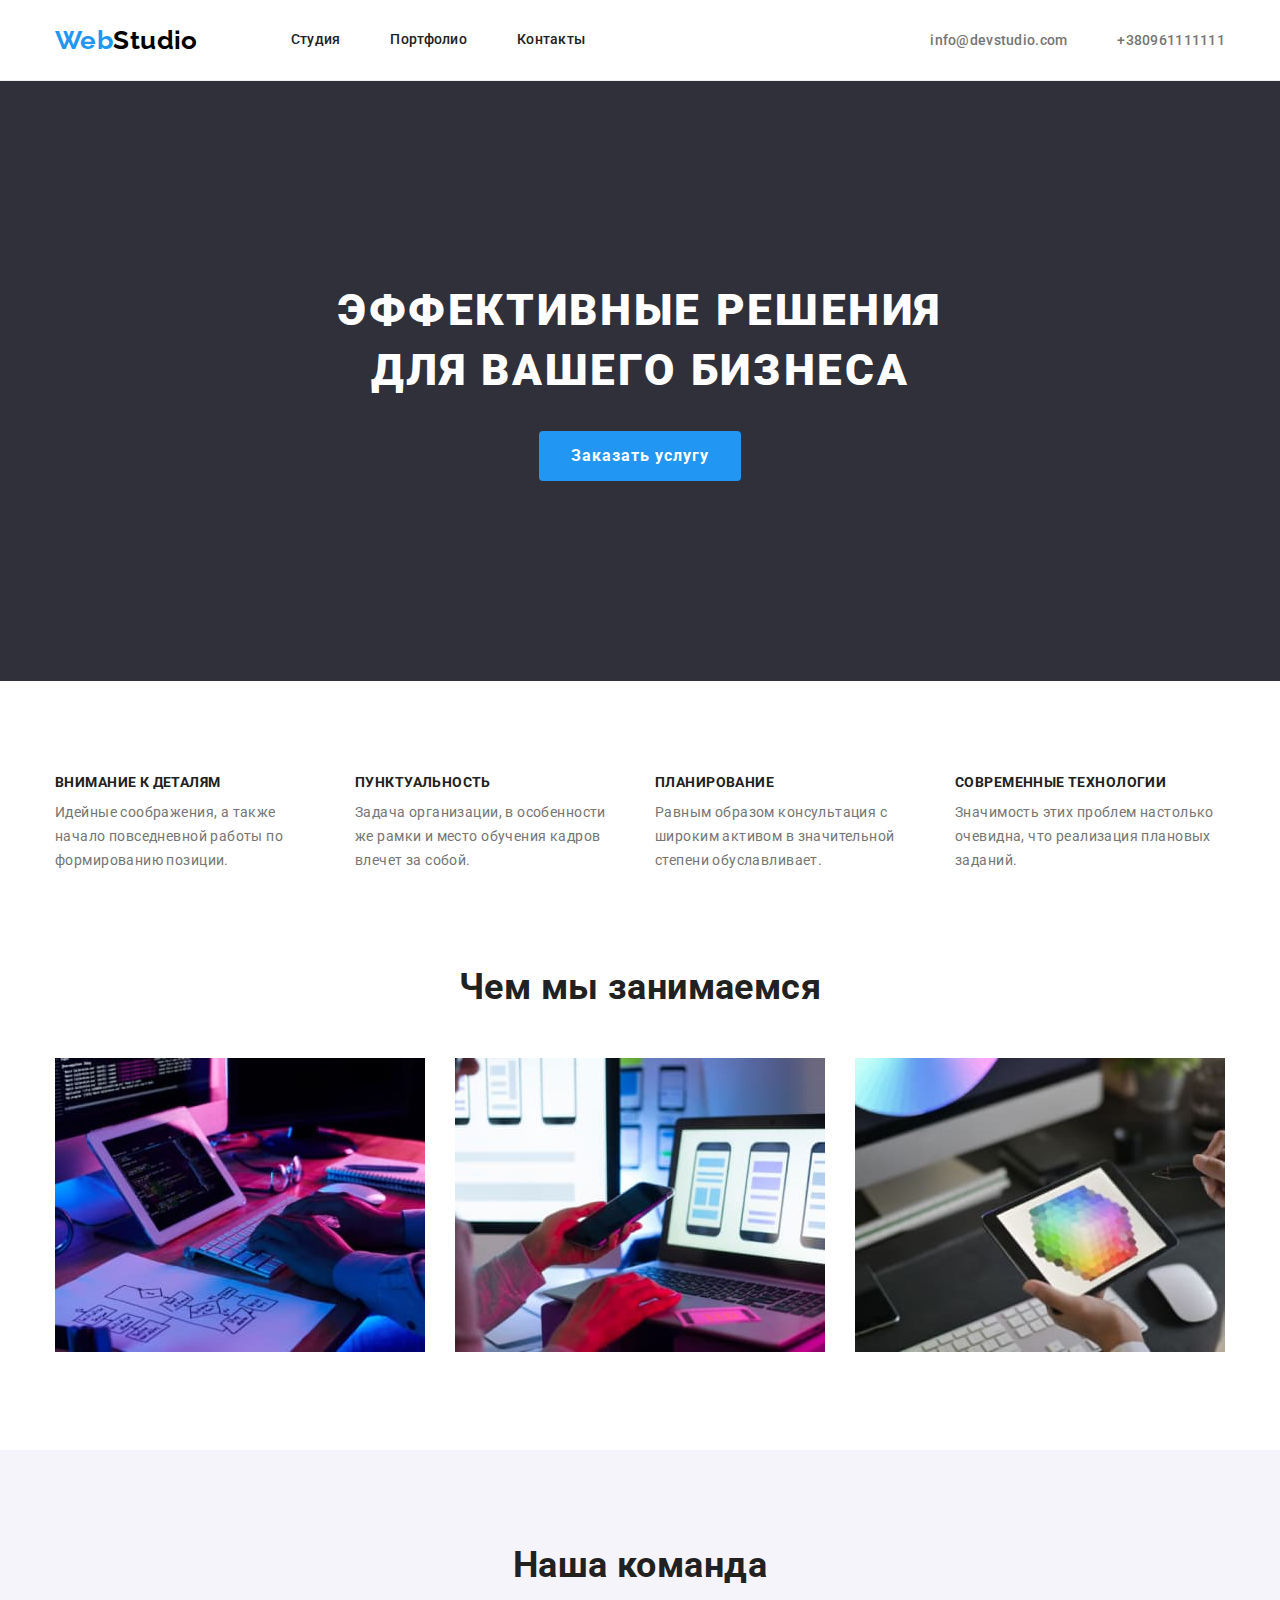
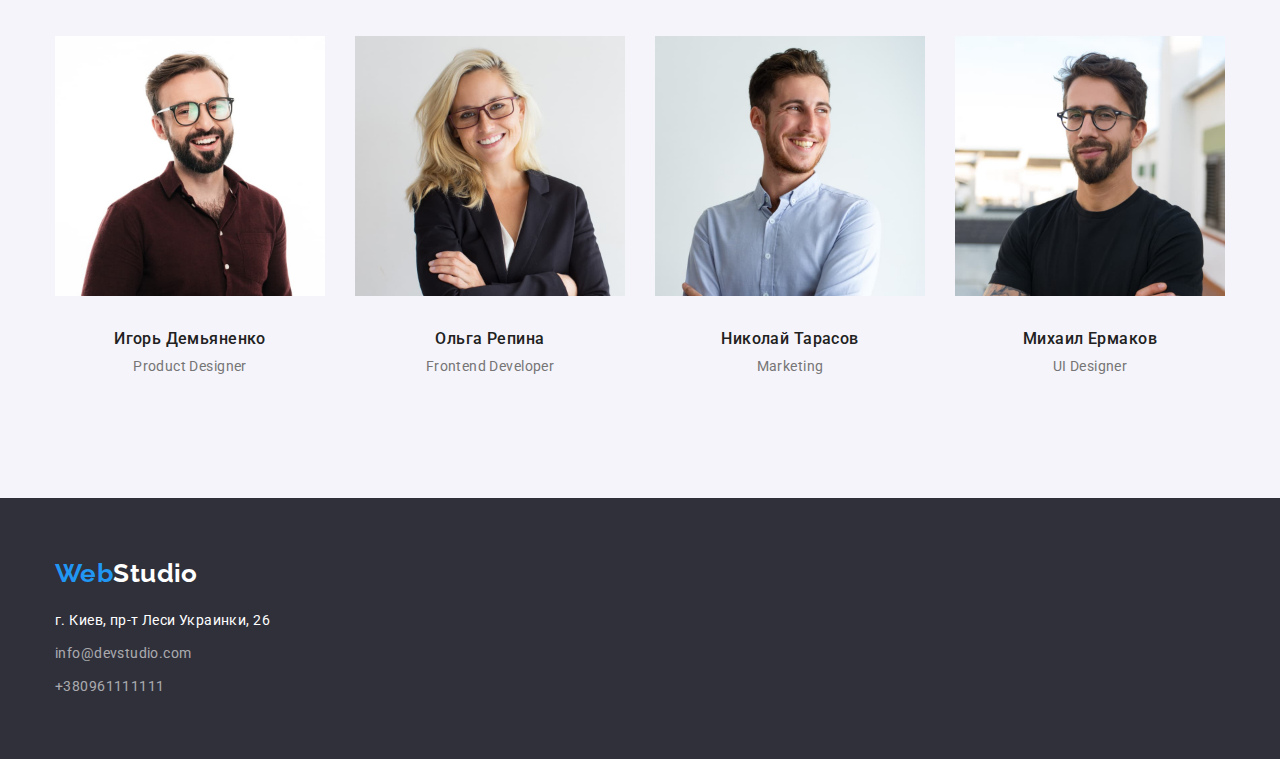
<file: index.html>
<!DOCTYPE html>
<html lang="ru">
<head>
    <meta charset="UTF-8">
    <meta http-equiv="X-UA-Compatible" content="IE=edge">
    <meta name="viewport" content="width=device-width, initial-scale=1.0">
    <title>Вебстудия</title>
    <link rel="stylesheet" href="https://cdnjs.cloudflare.com/ajax/libs/modern-normalize/1.1.0/modern-normalize.min.css">
    <link rel="stylesheet" href="./css/style.css">
    <link href="https://fonts.googleapis.com/css2?family=Raleway:wght@700&family=Roboto:wght@400;500;700;900&display=swap"
        rel="stylesheet">
</head>
<body>
 <header>
    <div class="container header">
    <a href="index.html" class="logo"><span class="logo-text">Web</span>Studio</a>
    <nav class="site-nav">
        <ul class="nav-link">
            <li class="item">
                <a href="index.html" class="link">Студия</a>
            </li>
            <li class="item">
                <a href="portfolio.html" class="link">Портфолио</a>
            </li>
            <li class="item">
                <a href="index.html" class="link">Контакты</a>
            </li>
        </ul>
    </nav>
    <ul class="contact">
        <li class="item">
            <a href="mailto:info@devstudio.com" class="contact-link">info@devstudio.com</a>
        </li>
        <li class="item">
            <a href="tel:+380961111111" class="contact-link">+380961111111</a>
        </li>
    </ul>
    </div>
 </header>
 <main>
    <!--Hero-->
    <section class="section hero">
        <div class="container">
        <h1 class="title">ЭФФЕКТИВНЫЕ РЕШЕНИЯ ДЛЯ ВАШЕГО БИЗНЕСА</h1>
        <button type="button" class="btn-hero">Заказать услугу</button>
        </div>
    </section>
    <!--Advantages-->
    <section class="section advantage">
        <div class="container">
        <h2 class="hidden" >Наши преимущества</h2>
        <ul class="advantage-list"> 
            <li class="item">
                <h3 class="advantage-title">Внимание к деталям</h3>
                <p class="advantage-text">
                    Идейные соображения, а также начало повседневной работы по формированию позиции.
                </p>
            </li>
            <li class="item">
                <h3 class="advantage-title">Пунктуальность</h3>
                <p class="advantage-text">
                    Задача организации, в особенности же рамки и место обучения кадров влечет за собой.
                </p>
            </li>
            <li class="item">
                <h3 class="advantage-title">Планирование</h3>
                <p class="advantage-text">
                    Равным образом консультация с широким активом в значительной степени обуславливает.
                </p>
            </li>
            <li class="item">
                <h3 class="advantage-title">Современные технологии</h3>
                <p class="advantage-text">
                    Значимость этих проблем настолько очевидна, что реализация плановых заданий.
                </p>
            </li>
        </ul>
        </div>
    </section>
    <!--Works-->
    <section class="section works">
        <div class="container">
        <h2 class="works-title">Чем мы занимаемся</h2>
        <ul class="works-list">
            <li class="item">
                <img src="./images/work1.jpg" alt="Набор проэкта"
                width="370" height="294">
            </li>
            <li class="item">
                <img src="./images/work2.jpg" alt="Ноутбук"
                width="370" height="294">
            </li>
            <li class="item">
                <img src="./images/work3.jpg" alt="Планшет"
                width="370" height="294">
            </li>
        </ul>
        </div>
    </section>
    <!--Stuff-->
    <section class="section stuff">
        <div class="container">
        <h2 class="stuff-title">Наша команда</h2>
        <ul class="stuff-list">
            <li class="item">
                <img src="./images/face1.jpg" alt="Игорь Демьяненко" 
                width="270" height="260">
                <div class="stuff-card">
                    <h3 class="stuff-title-name">Игорь Демьяненко</h3>
                    <p lang="en" class="stuff-position">Product Designer</p>
                </div>    
            </li>
            <li class="item">
                <img src="./images/face2.jpg" alt="Ольга Репина" 
                width="270" height="260">
                <div class="stuff-card">
                    <h3 class="stuff-title-name">Ольга Репина</h3>
                    <p lang="en" class="stuff-position">Frontend Developer</p>
                </div>
            </li>
            <li class="item">
                <img src="./images/face3.jpg" alt="Николай Тарасов" 
                width="270" height="260">
                <div class="stuff-card">
                    <h3 class="stuff-title-name">Николай Тарасов</h3>
                    <p lang="en" class="stuff-position">Marketing</p>
                </div>    
            </li>
            <li class="item">
                <img src="./images/face4.jpg" alt="Михаил Ермаков" 
                width="270" height="260">
                <div class="stuff-card">
                    <h3 class="stuff-title-name">Михаил Ермаков</h3>
                    <p lang="en" class="stuff-position">UI Designer</p>
                </div>
            </li>
        </ul>
        </div>
    </section>
 </main>
 <footer class="footer">
    <div class="container">
    <a href="index.html" class="logo-bottom"><span class="logo-text">Web</span>Studio</a>
        <address class="address">
            <p class="address-street">г. Киев, пр-т Леси Украинки, 26</p> 
            <a class="address-link mail" href="mailto:info@devstudio.com">info@devstudio.com</a> 
            <a class="address-link tel" href="tel:+380961111111">+380961111111</a>
        </address>
    </div>    
 </footer>   
</body>
</html>
</file>
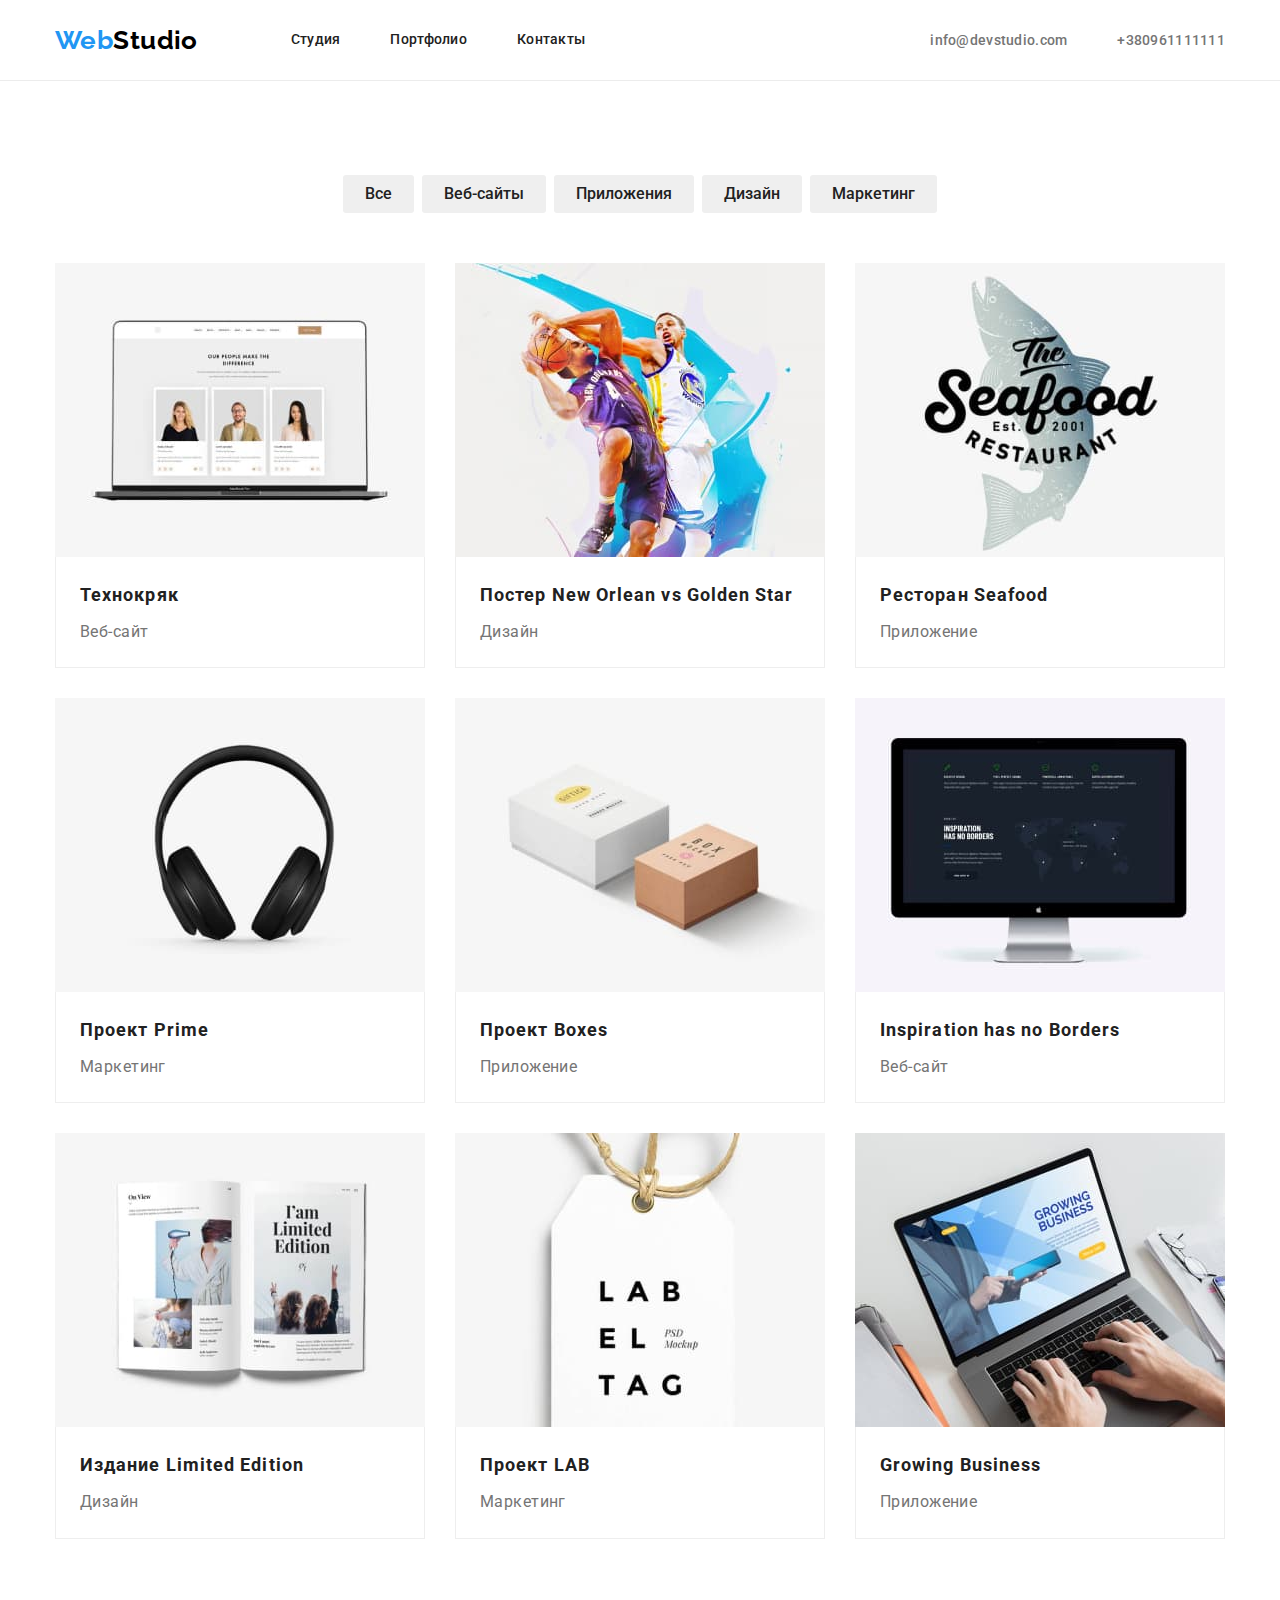
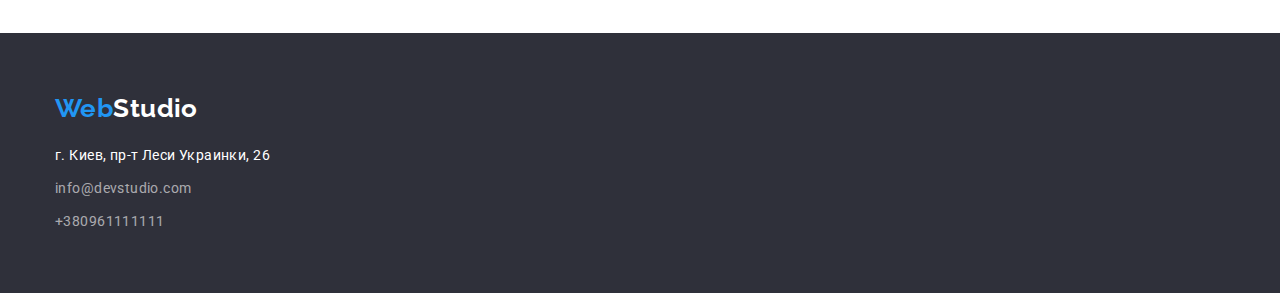
<file: portfolio.html>
<!DOCTYPE html>
<html lang="en">
<head>
    <meta charset="UTF-8">
    <meta http-equiv="X-UA-Compatible" content="IE=edge">
    <meta name="viewport" content="width=device-width, initial-scale=1.0">
    <title>Портфолио</title>
    <link rel="stylesheet" href="https://cdnjs.cloudflare.com/ajax/libs/modern-normalize/1.1.0/modern-normalize.min.css">
    <link rel="stylesheet" href="./css/style.css">
    <link href="https://fonts.googleapis.com/css2?family=Raleway:wght@700&family=Roboto:wght@400;500;700;900&display=swap"
        rel="stylesheet">
</head>
<body>
    <header>
    <div class="container header">
        <a href="index.html" class="logo"><span class="logo-text">Web</span>Studio</a>
        <nav class="site-nav">
            <ul class="nav-link">
                <li class="item">
                    <a href="index.html" class="link">Студия</a>
                </li>
                <li class="item">
                    <a href="portfolio.html" class="link">Портфолио</a>
                </li>
                <li class="item">
                    <a href="index.html" class="link">Контакты</a>
                </li>
            </ul>
        </nav>
        <ul class="contact">
            <li class="item">
                <a href="mailto:info@devstudio.com" class="contact-link">info@devstudio.com</a>
            </li>
            <li class="item">
                <a href="tel:+380961111111" class="contact-link">+380961111111</a>
            </li>
        </ul>
    </div>
    </header>
    <main>
        <section class="section">
            <div class="container">
            <!--Наши работы нужно скрыть-->
            <h1 class="hidden">Наши работы</h1>
            <!--Наши работы-->
            <ul class="filter">
                <li class="item"><button type="button" class="btn-portfolio">Все</button></li>
                <li class="item"><button type="button" class="btn-portfolio">Веб-сайты</button></li>
                <li class="item"><button type="button" class="btn-portfolio">Приложения</button></li>
                <li class="item"><button type="button" class="btn-portfolio">Дизайн</button></li>
                <li class="item"><button type="button" class="btn-portfolio">Маркетинг</button></li>
            </ul>
            <ul class="gallery">
                <li class="item">
                    <img src="./images/portfolio/techno.jpg" alt="ноутбук с сайтом" width="370" height="294">
                    <div class="border">
                        <h2 class="title-portfolio">Технокряк</h2>
                        <p class="text-title-portfolio">Веб-сайт</p>
                    </div>
                </li>
                <li class="item">
                    <img src="./images/portfolio/poster.jpg" alt="два баскетболиста" width="370" height="294">
                    <div class="border">
                        <h2 lang="en" class="title-portfolio">Постер New Orlean vs Golden Star</h2>
                        <p class="text-title-portfolio">Дизайн</p>
                    </div>
                </li>
                <li class="item">
                    <img src="./images/portfolio/seafood.jpg" alt="логотип ресторана" width="370" height="294">
                    <div class="border">
                        <h2 lang="en" class="title-portfolio">Ресторан Seafood</h2>
                        <p class="text-title-portfolio">Приложение</p>
                    </div>
                </li>
                <li class="item">
                    <img src="./images/portfolio/prime.jpg" alt="наушники" width="370" height="294">
                    <div class="border">
                        <h2 lang="en" class="title-portfolio">Проект Prime</h2>
                        <p class="text-title-portfolio">Маркетинг</p>
                    </div>
                </li>
                <li class="item">
                    <img src="./images/portfolio/boxes.jpg" alt="две коробки" width="370" height="294">
                    <div class="border">
                        <h2 lang="en" class="title-portfolio">Проект Boxes</h2>
                        <p class="text-title-portfolio">Приложение</p>
                    </div>
                </li>
                <li class="item">
                    <img src="./images/portfolio/borders.jpg" alt="монитор" width="370" height="294">
                    <div class="border">
                        <h2 lang="en" class="title-portfolio">Inspiration has no Borders</h2>
                        <p class="text-title-portfolio">Веб-сайт</p>
                    </div>
                </li>
                <li class="item">
                    <img src="./images/portfolio/limited.jpg" alt="открытая книга" width="370" height="294">
                    <div class="border">
                        <h2 lang="en" class="title-portfolio">Издание Limited Edition</h2>
                        <p class="text-title-portfolio">Дизайн</p>
                    </div>
                </li>
                <li class="item">
                    <img src="./images/portfolio/lab.jpg" alt="ярлык компании" width="370" height="294">
                    <div class="border">
                        <h2 lang="en" class="title-portfolio">Проект LAB</h2>
                        <p class="text-title-portfolio">Маркетинг</p>
                    </div>
                </li>
                <li class="item">
                    <img src="./images/portfolio/grow.jpg" alt="пользователь с ноутбуком" width="370" height="294">
                    <div class="border">
                        <h2 lang="en" class="title-portfolio">Growing Business</h2>
                        <p class="text-title-portfolio">Приложение</p>
                    </div>
                </li>
            </ul>
            </div>
        </section>
    </main>
    <footer class="footer">
        <div class="container">
            <a href="index.html" class="logo-bottom"><span class="logo-text">Web</span>Studio</a>
            <address class="address">
                <p class="address-street">г. Киев, пр-т Леси Украинки, 26</p>
                <a class="address-link mail" href="mailto:info@devstudio.com">info@devstudio.com</a>
                <a class="address-link tel" href="tel:+380961111111">+380961111111</a>
            </address>
        </div>
    </footer>
</body>
</html>
</file>
<file: css/style.css>
:root {
    --primary-text-color: #757575;
    --title-text-color: #212121;
    --accent-color: #2196F3;
    --hero-color: #ffffff;
}

body {
    font-family: "Roboto", sans-serif;
    color: var(--primary-text-color); 
    letter-spacing: 0.03em;
    font-size: 14px;
    background: var(--hero-color);
}
ul {
    list-style: none;
    padding: 0;
    margin: 0;
}
a {
    text-decoration: none;
}

.container {
    width: 1200px;
    padding-left: 15px;
    padding-right: 15px;
    margin-left: auto;
    margin-right: auto;
}
header {
    border-bottom: 1px solid #ECECEC;
}
.header {
    display: flex;
    align-items: center;
}
.section {
    padding-top: 94px;
    padding-bottom: 94px;
}
/*logo*/
.logo,
.logo-bottom {
    font-family: "Raleway", sans-serif;
    font-weight: 700;
    font-size: 26px;
    line-height: 1.19;
}
.logo {
    color: #000000;
    margin-right: 93px;
}
.logo-text {
    color: var(--accent-color);
}
/*site-nav*/

.link {
    display: block;
    font-weight: 500;
    line-height: 1.14;
    letter-spacing: 0.02em;
    color: var(--title-text-color);
    padding-top: 32px;
    padding-bottom: 32px;
}
.site-nav .link:hover,
.site-nav .link:focus {
    color: var(--accent-color);
}
.nav-link {
    display: flex;   
}

.nav-link .item + .item {
    margin-left: 50px;
}

.contact-link {
font-weight: 500;
line-height: 1.14;
letter-spacing: 0.02em;
color: var(--primary-text-color);
margin-bottom: 200px;
}
.contact .contact-link:hover,
.contact .contact-link:focus {
    color: var(--accent-color);
}

.contact {
    display: flex;
    margin-left: auto;
}
.contact .item + .item {
    margin-left: 50px;
}


/*hero*/
.hero {
    padding-bottom: 200px;
    padding-top: 200px;
    text-align: center;
    letter-spacing: 0.06em;
    color: var(--hero-color);
    /*temporary bcg*/
    background: #2F303A;
}
.title {
    margin-right: auto;
    margin-left: auto;
    width: 696px;
    margin-top: 0;
    margin-bottom: 30px;
    font-weight: 900;
    font-size: 44px;
    line-height: 1.36;
    text-transform: uppercase;
    letter-spacing: 0.06em;
    
}
.btn-hero {
    padding: 10px 32px;
    font-weight: 700;
    font-size: 16px;
    letter-spacing: 0.06em;
    line-height: 1.9;
    align-items: center;
    font-family: inherit;
    color: var(--hero-color);
    background: var(--accent-color);
    border-radius: 4px;
    border: 0;
    cursor: pointer;
}

.btn-hero:hover
.btn-hero:focus {
    background: #188CE8;
}
/*Advantages*/
.hidden {
    display: none;
}
.advantage-list {
    display: flex;
    flex-wrap: wrap;
}

.advantage-list .item {
    width: 270px;
}
.advantage-list .item + .item {
    margin-left: 30px;
}
.advantage-title {
    margin-top: 0;
    margin-bottom: 10px;
    font-size: inherit;
    font-weight: 700;
    line-height: 1.14;
    color: var(--title-text-color);
    text-transform: uppercase;
}
.advantage-text {
    margin-top: 0;
    margin-bottom: 0;
    line-height: 1.7;
}

/*works*/
.works {
    padding-top: 0;
}

.works-title,
.stuff-title {
    font-weight: 700;
    font-size: 36px;
    line-height: 1.17;
    text-align: center;
    color: var(--title-text-color);
}
.works-title {
    margin-top: 0;
    margin-bottom: 50px;
}
.works-list {
    display: flex;
    flex-wrap: wrap;
}
.works-list .item + .item {
    margin-left: 30px;
}
/*stuff*/
.stuff {
    background: #F5F4FA;
}
.stuff-list {
    display: flex;
    flex-wrap: wrap;
}
.stuff-list .item + .item {
    margin-left: 30px;
}
.stuff-title {
    margin-top: 0;
    margin-bottom: 50px;
}
.stuff-title-name {
    margin-top: 0;
    margin-bottom: 10px;
    font-weight: 500;
    text-align: center;
    color: var(--title-text-color);
}
.stuff-posotion,
.stuff-title-name {
    font-size: 16px;
    line-height: 1.19;
}
.stuff-position {
    margin-top: 0;
    margin-bottom: 0;
    text-align: center;
}
.stuff-card {
    /* display: block; */
    padding-top: 30px;
    padding-bottom: 30px;
}
/*footer*/
.footer {
    padding-top: 60px;
    padding-bottom: 60px;
    background-color: #2F303A; 
}

.logo-bottom {
    display: block;
    color: var(--hero-color);
    margin-bottom: 20px;
    
}
.address {

    line-height: 1.71;
    color: var(--hero-color);
    font-style: inherit;
}
.address-street {
    margin-top: 0;
    margin-bottom: 9px;
}
.mail {
    display: block;
    margin-bottom: 9px;
}


.address-link {
    color: rgba(255, 255, 255, 0.6);
}
.address .address-link:hover,
.address .address-link:focus {
    color: var(--accent-color);
}
/*portfolio*/
.filter {
    display: flex;
    justify-content: center;
    margin-bottom: 50px;
}
.filter .item + .item {
    margin-left: 8px;
}
.btn-portfolio {
    padding: 6px 22px;
    font-family: inherit;
    font-weight: 500;
    font-size: 16px;
    line-height: 1.6;
    text-align: center;
    color: var(--title-text-color);
    border: 0;
    border-radius: 3px;
    cursor: pointer;
}

.btn-portfolio:hover,
.btn-portfolio:focus {
    color: var(--hero-color);
    background: var(--accent-color);
}
.gallery {
    display: flex;
    flex-wrap: wrap;
}
.gallery img {
    display: block;
}
.gallery .item {
    margin-right: 30px;
    margin-bottom: 30px;
}
.gallery .item:nth-child(3n) {
    margin-right: 0;
}
.gallery .item:nth-last-child(-n + 3) {
    margin-bottom: 0;
}
.title-portfolio {
    margin-top: 0;
    margin-bottom: 4px;
    font-weight: 700;
    font-size: 18px;
    line-height: 2;
    letter-spacing: 0.06em;
    color: var(--title-text-color);
    
}
.text-title-portfolio {
    margin-top: 0;
    margin-bottom: 0;
    font-size: 16px;
    line-height: 1.9;
    
}
.border {
  border: 1px solid #EEEEEE;
  border-top: transparent;
  margin-top: 0;
  padding-left: 24px;
  padding-top: 20px;
  padding-bottom: 20px;
}
</file>
